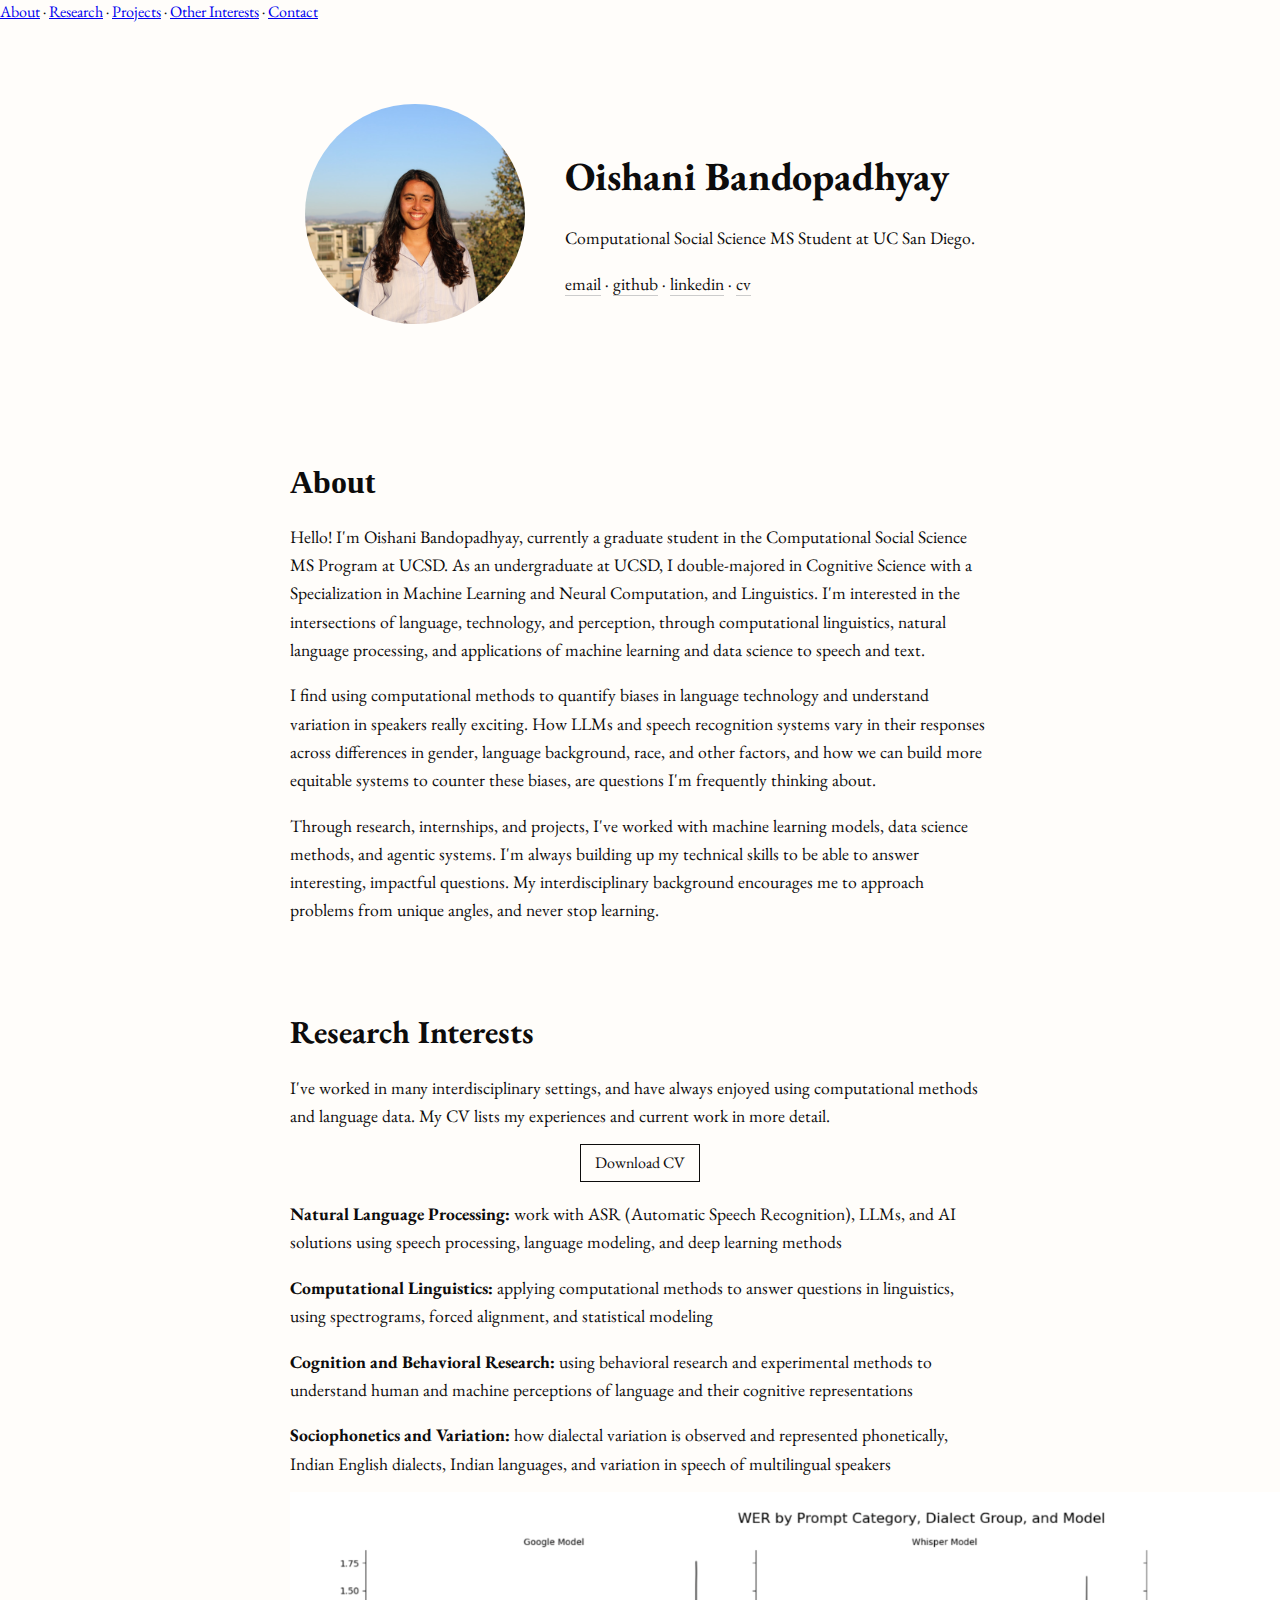
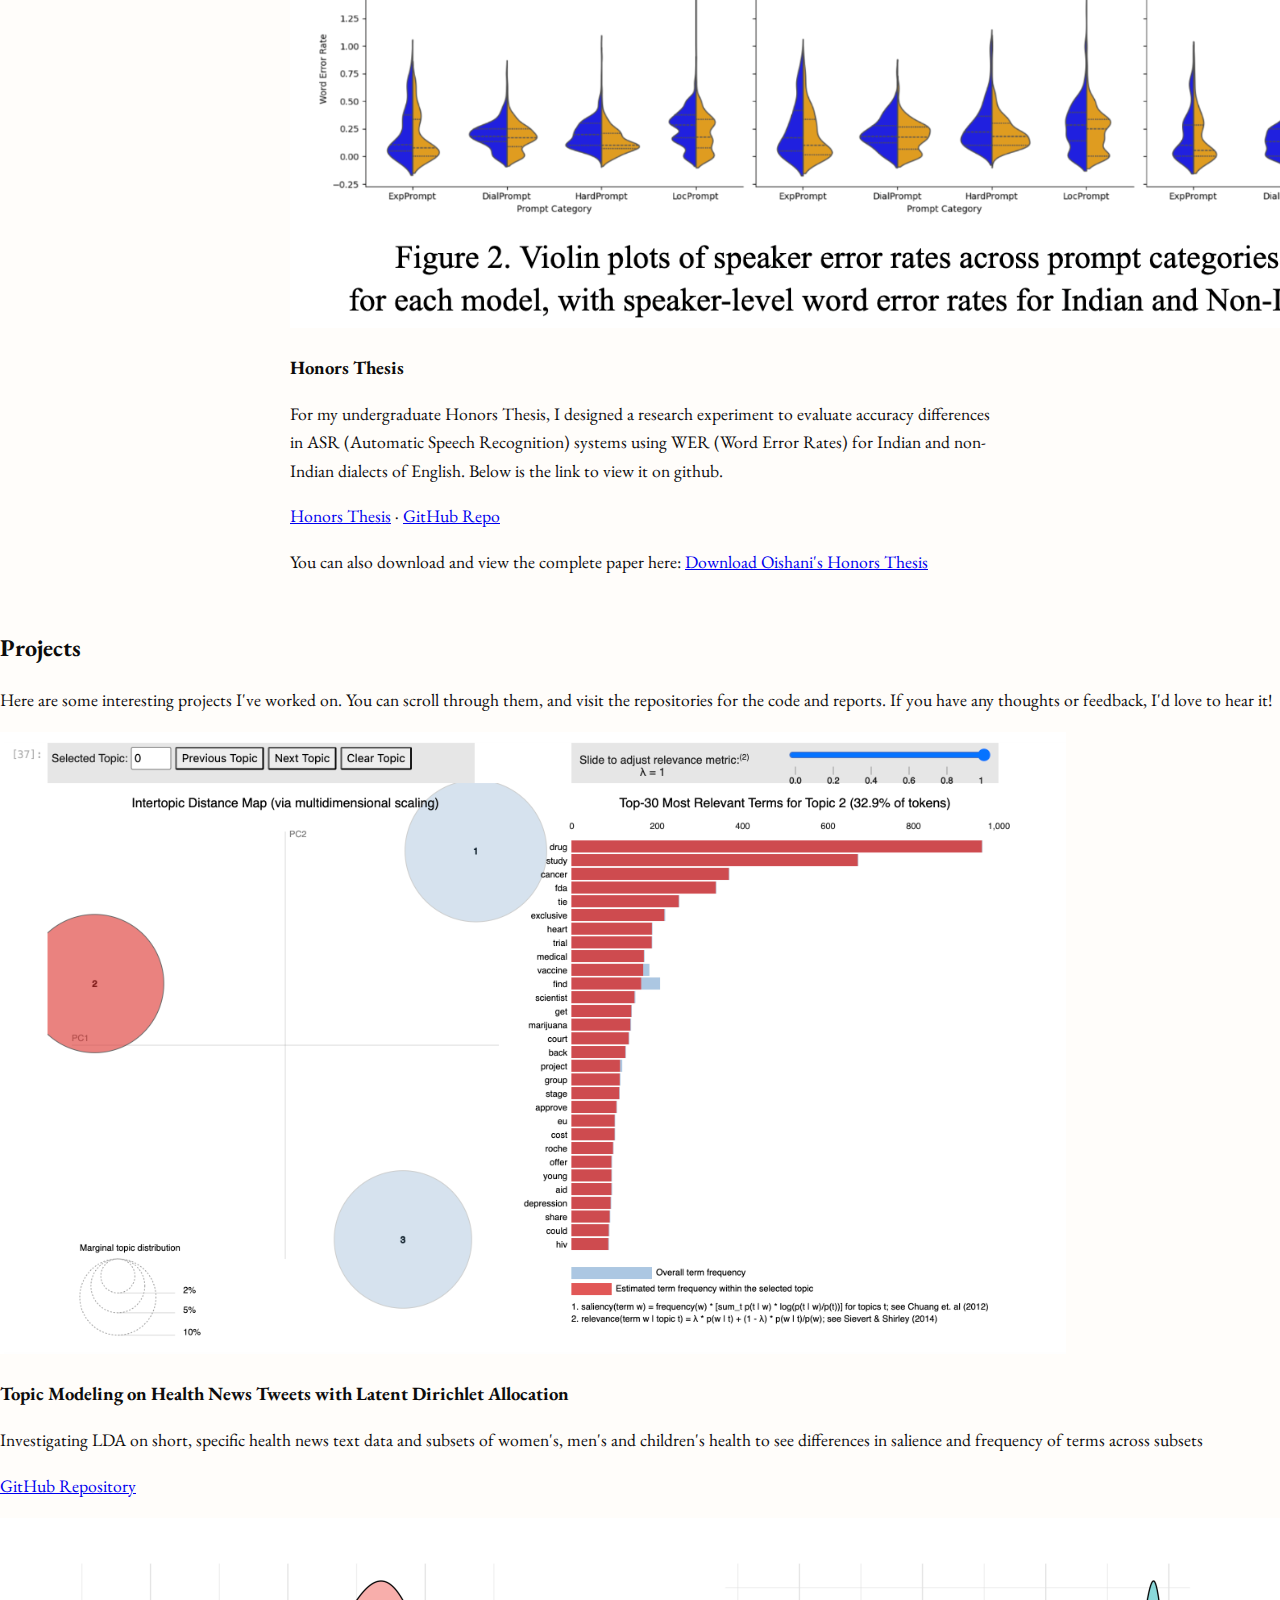
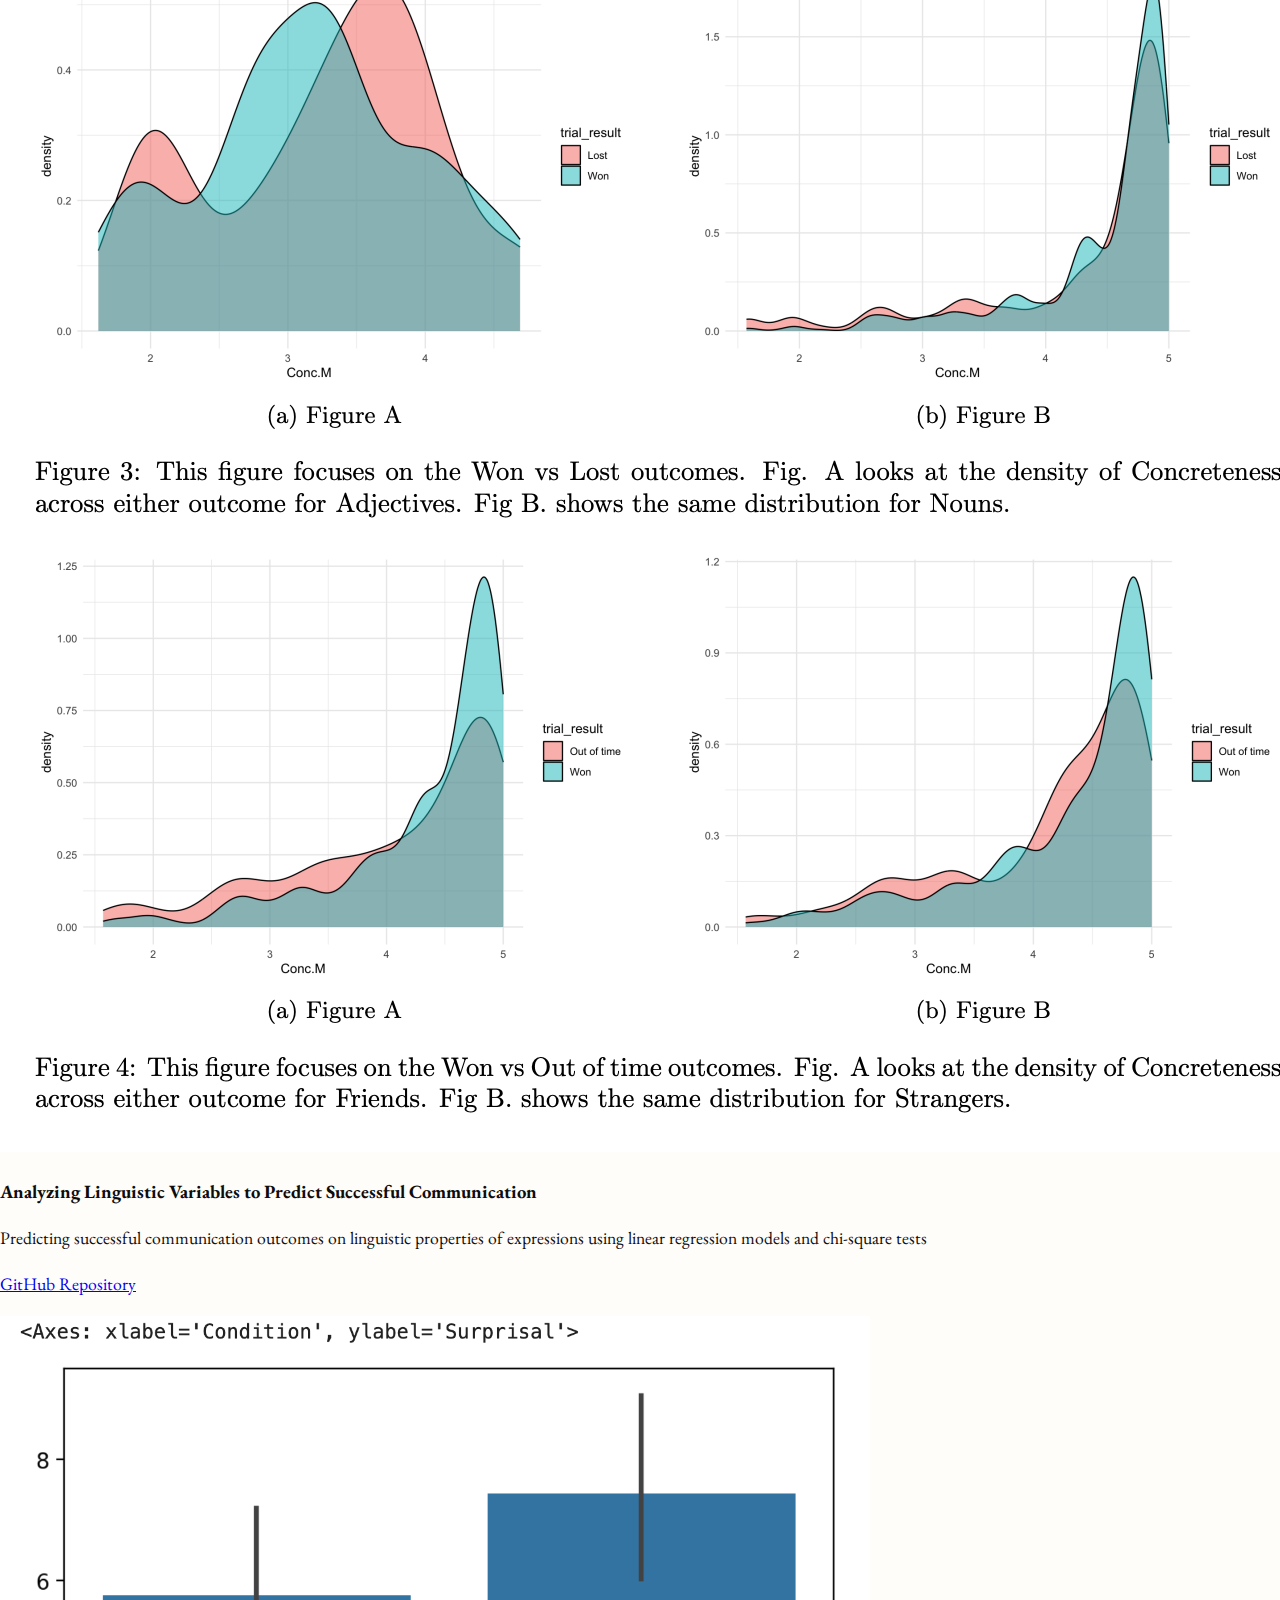
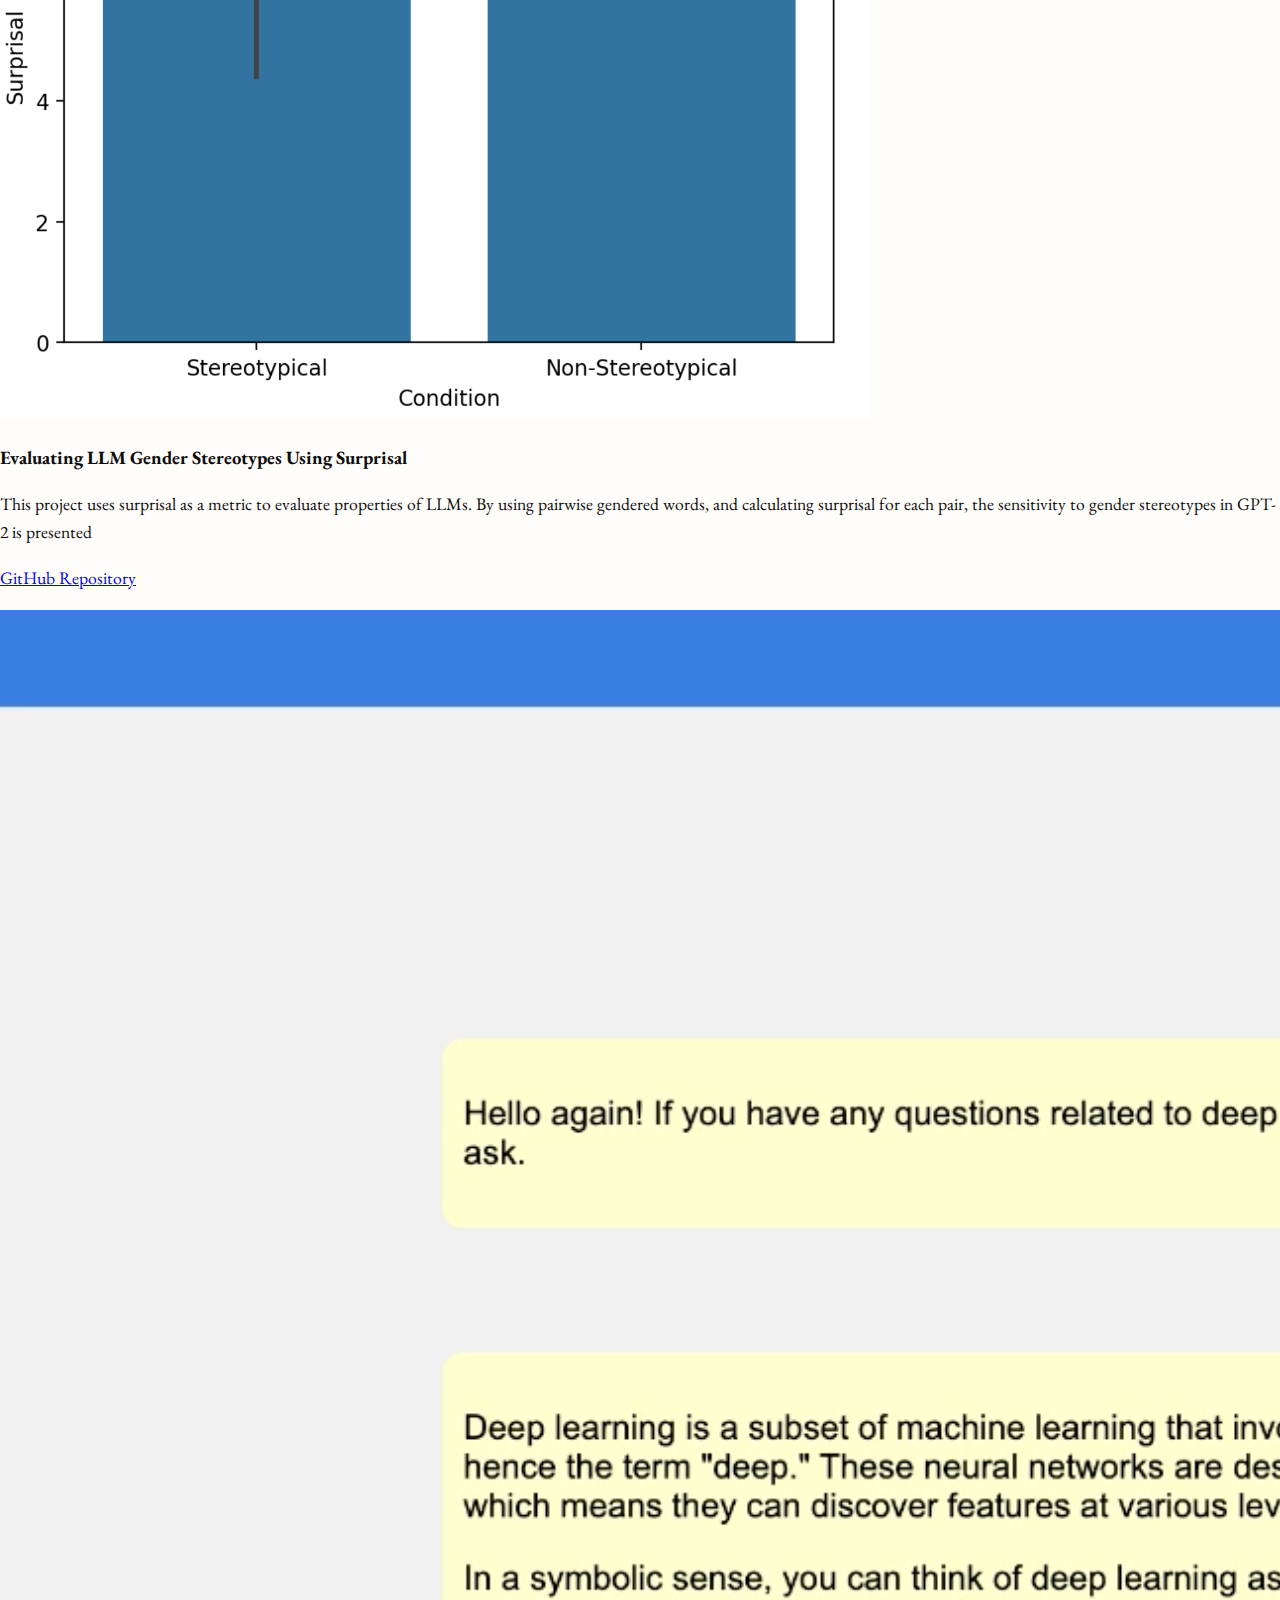
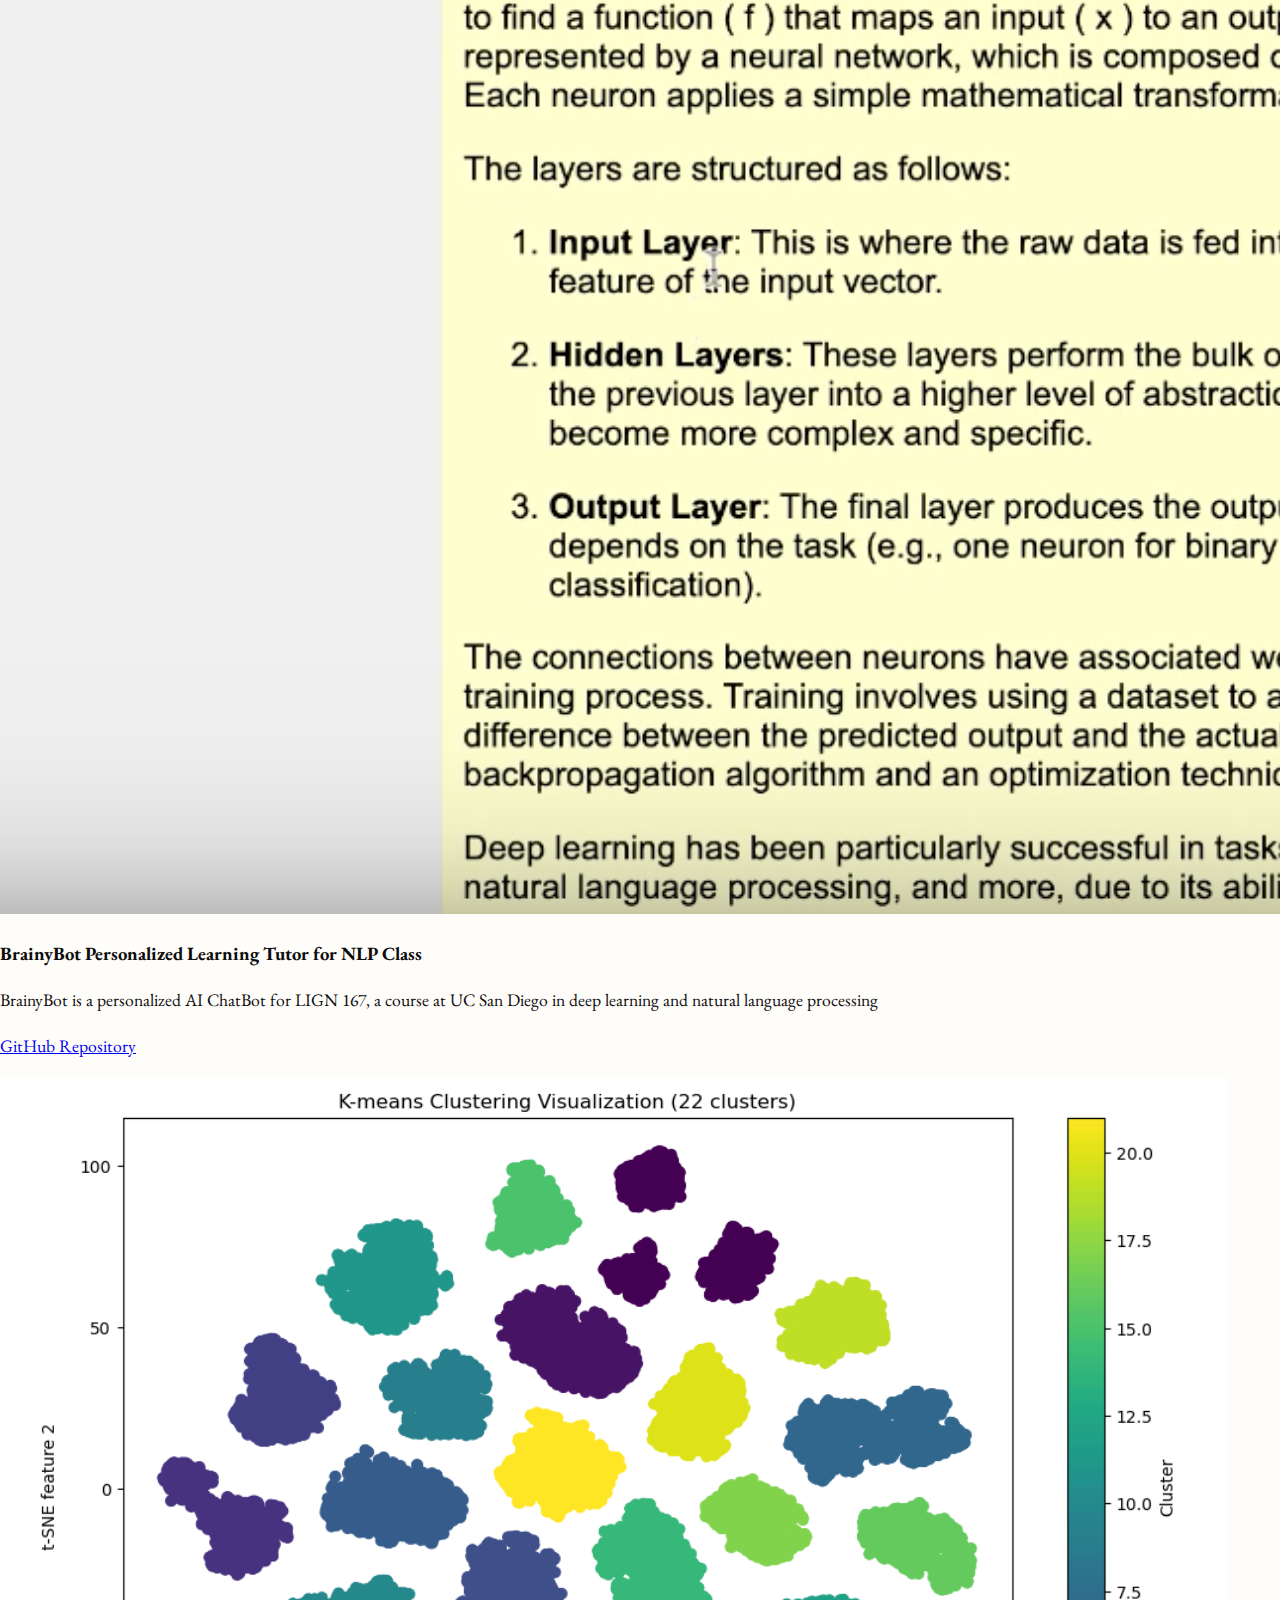
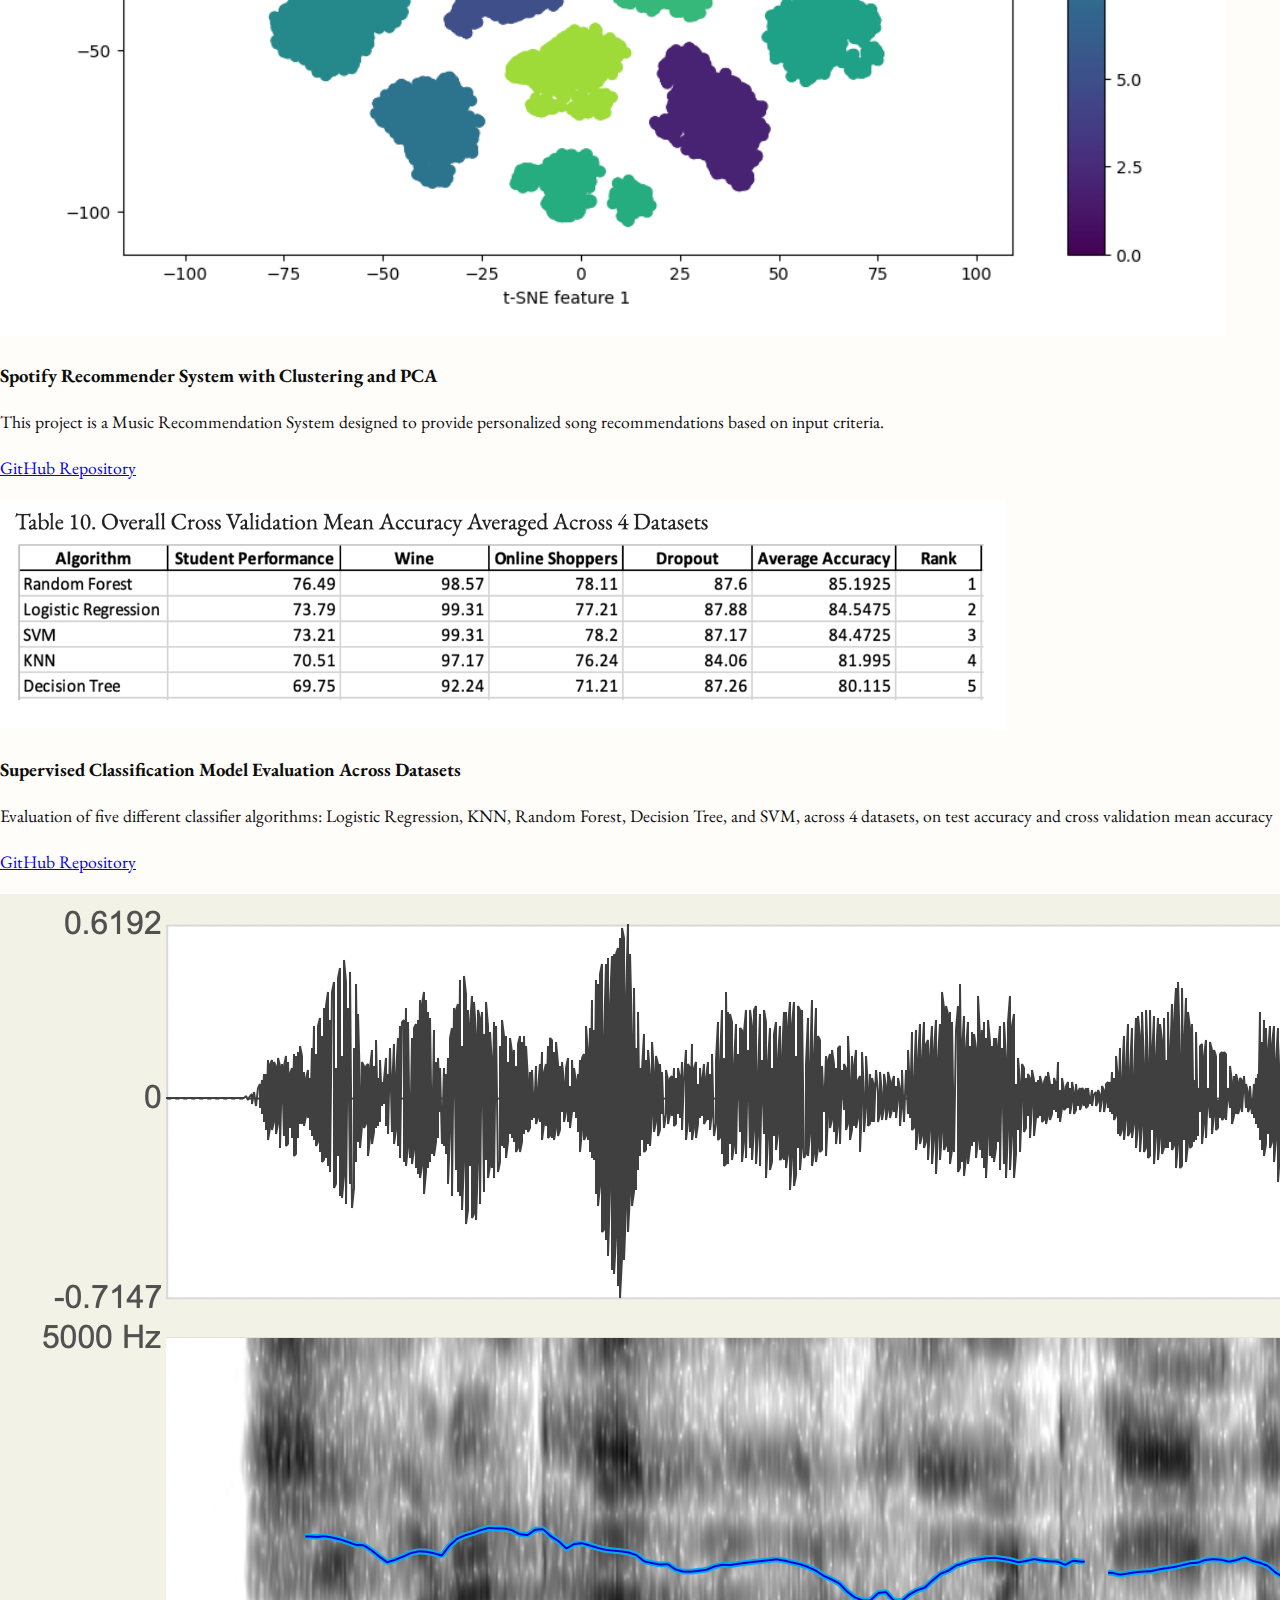
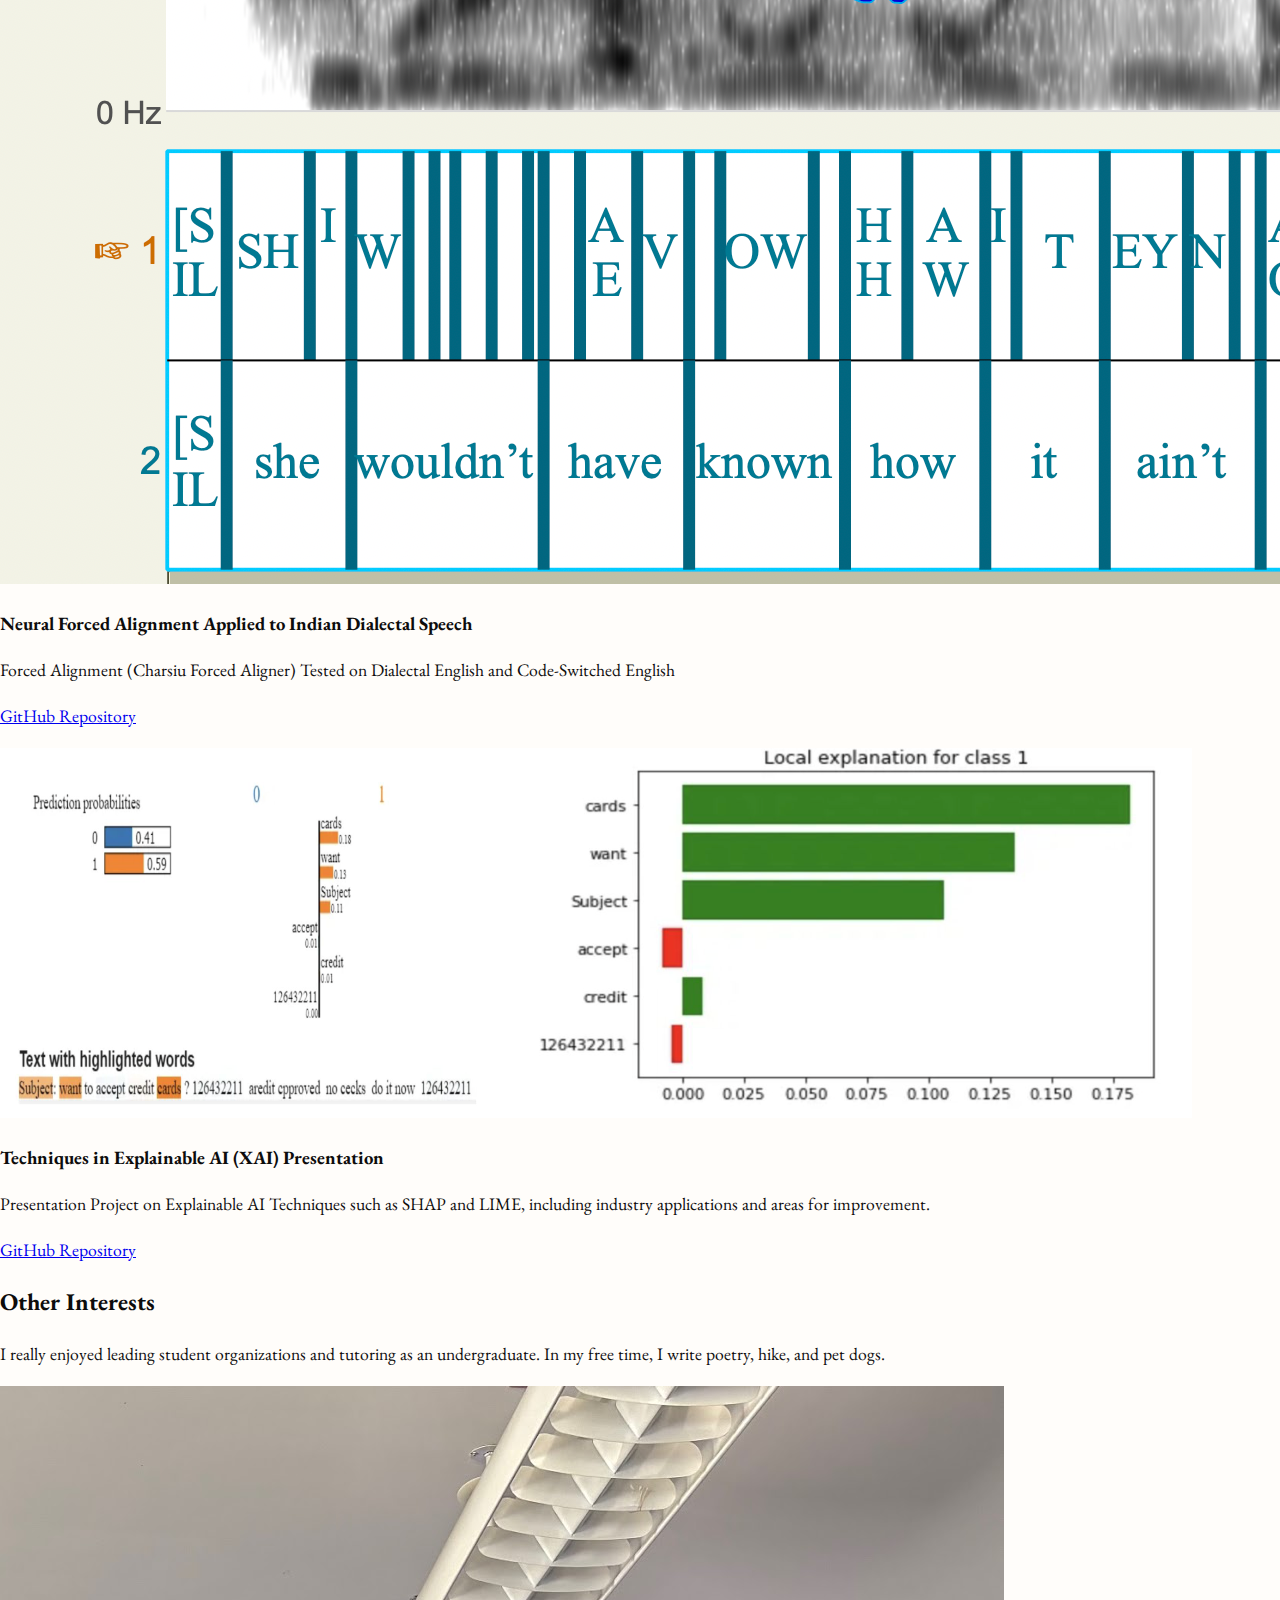
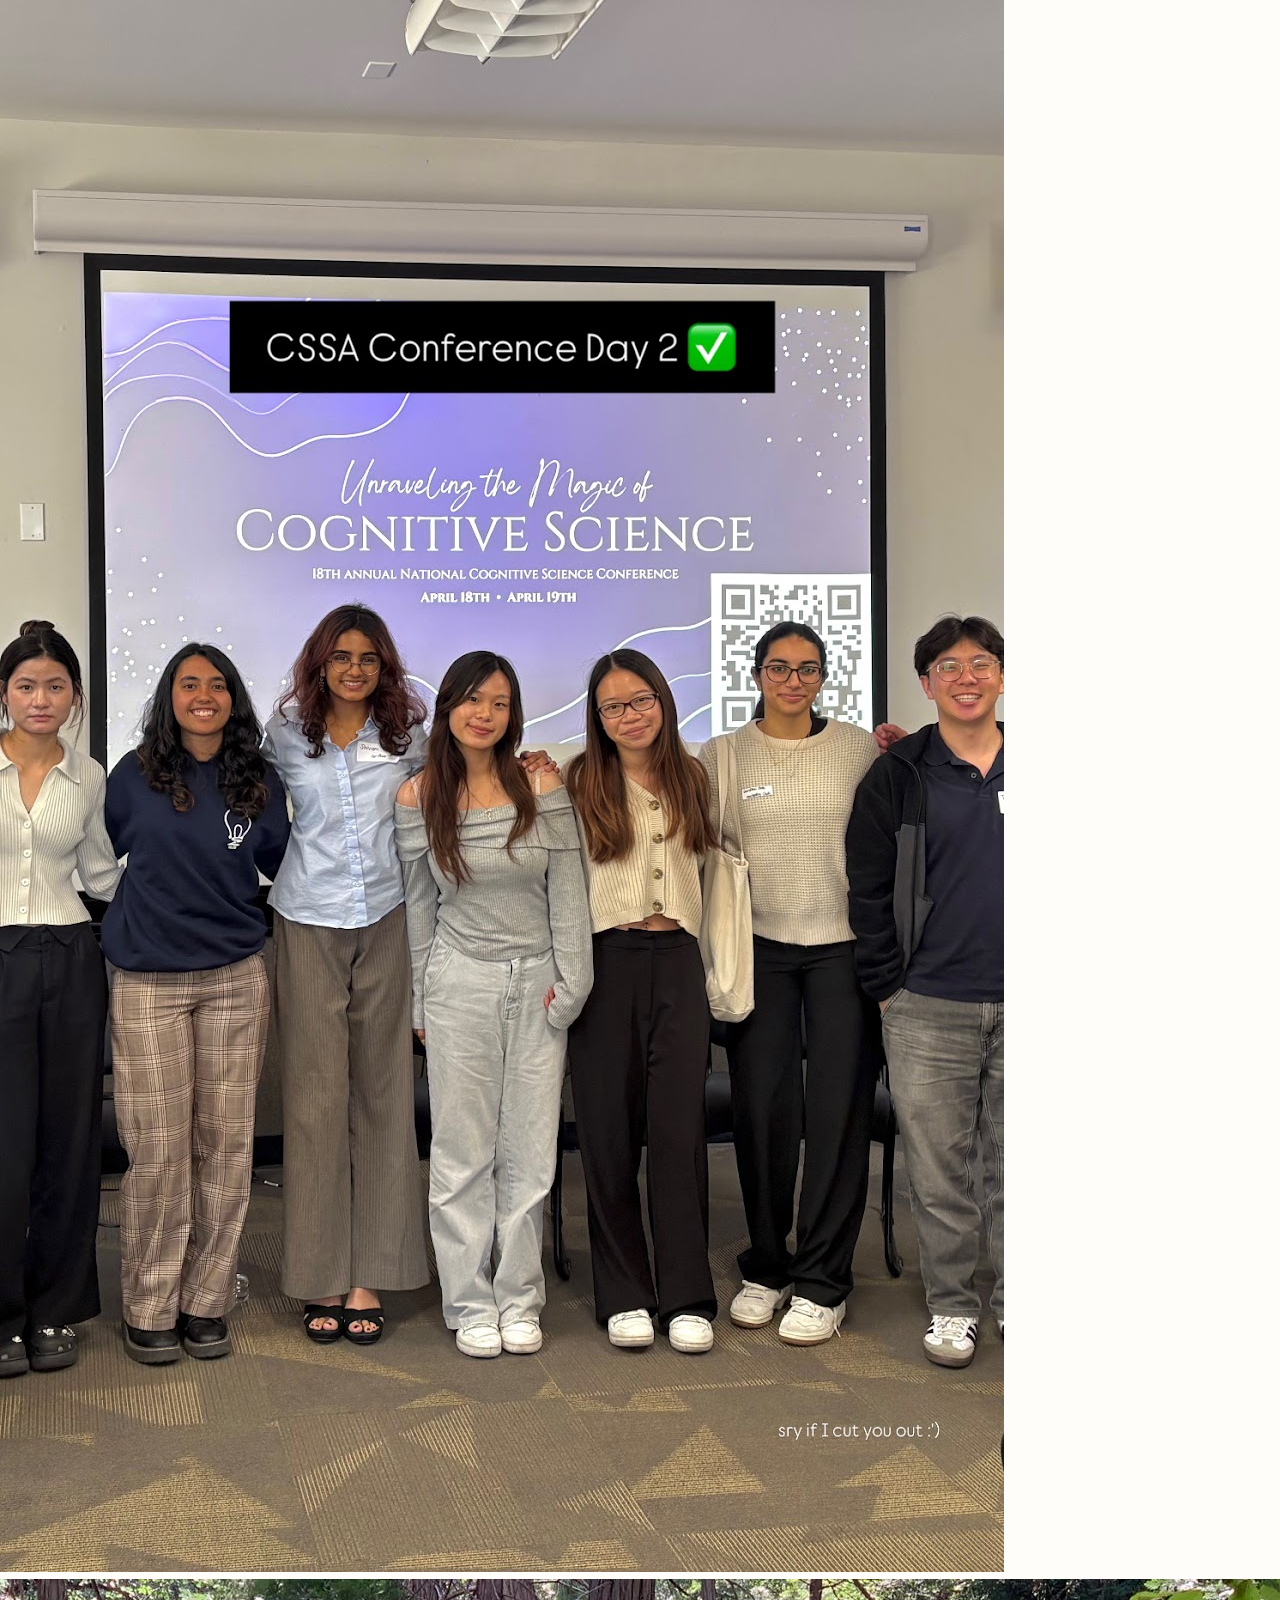
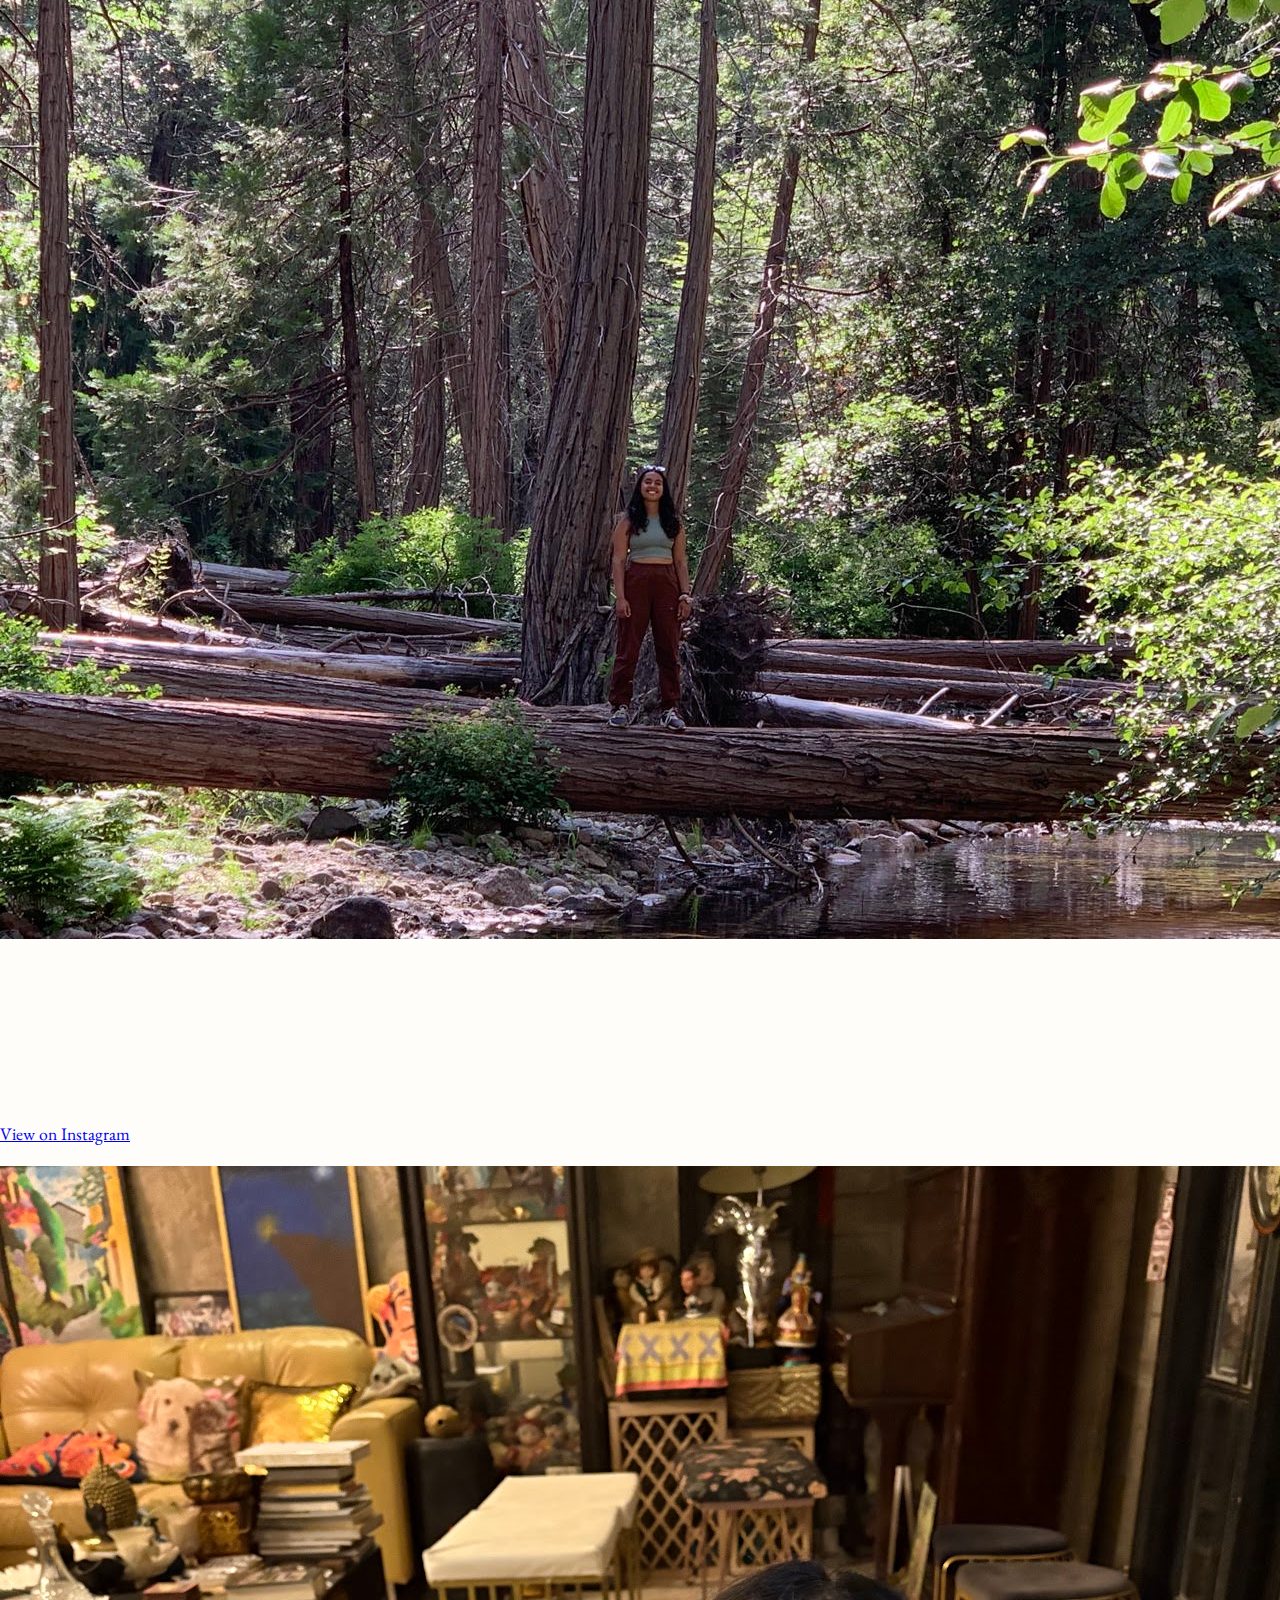
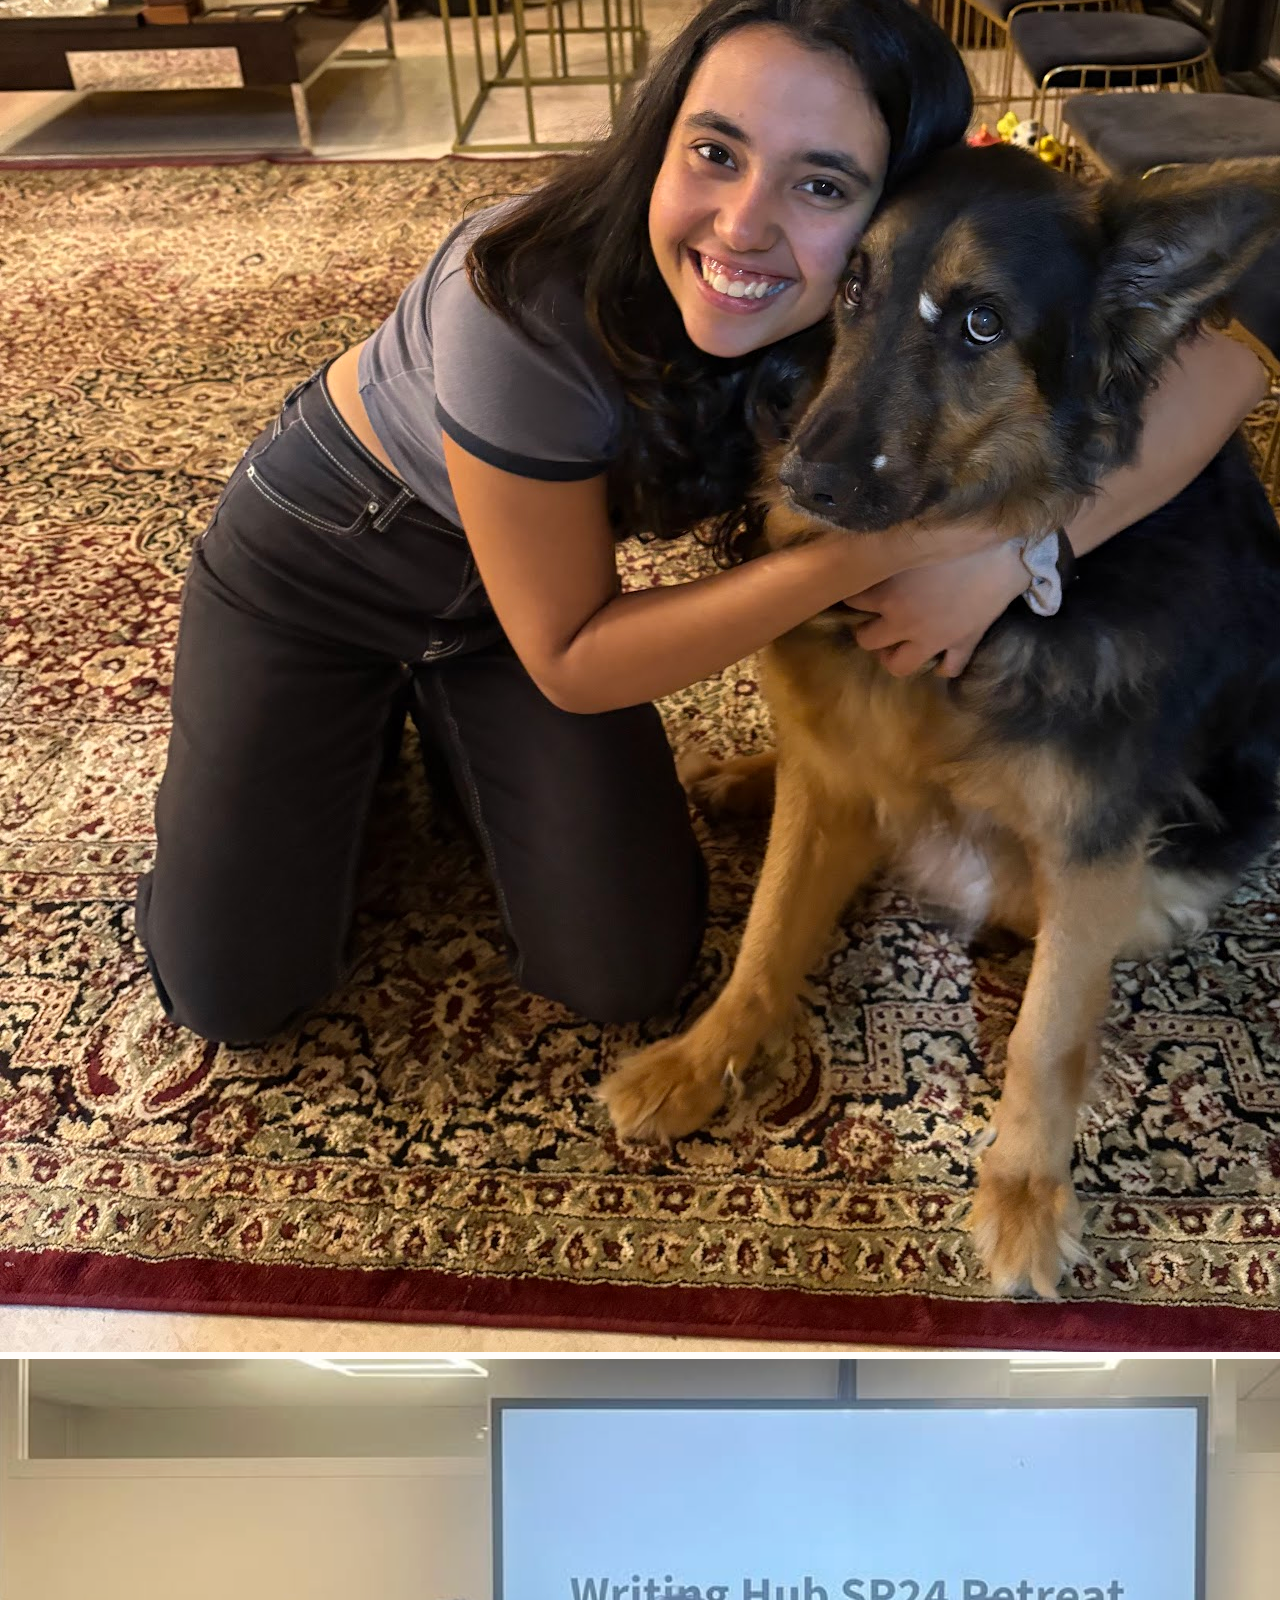
<file: index.html>
<!DOCTYPE html> 
<html>
  <head>

    <link rel="preconnect" href="https://fonts.googleapis.com">
    <link rel="preconnect" href="https://fonts.gstatic.com" crossorigin>
    <link href="https://fonts.googleapis.com/css2?family=EB+Garamond:wght@400;500;600;700&display=swap" rel="stylesheet">
    
    <link rel="stylesheet" href="css/style.css?v=2">


    <title>Oishani Bandopadhyay</title>
  </head>
  
  <body>
    <nav class="site-nav" aria-label="Section navigation">
      <a href="#about">About</a>
      <span class="nav-dot" aria-hidden="true">·</span>
      <a href="#research">Research</a>
      <span class="nav-dot" aria-hidden="true">·</span>
      <a href="#projects">Projects</a>
      <span class="nav-dot" aria-hidden="true">·</span>
      <a href="#interests">Other Interests</a>
      <span class="nav-dot" aria-hidden="true">·</span>
      <a href="#contact">Contact</a>
    </nav>

    <div class="hero">
      <div class="hero-left">
        <img src="img/oishani.jpg" alt="Photo of Oishani Bandopadhyay">
      </div>

      <div class="hero-right">
        <h1>Oishani Bandopadhyay</h1>
        <p>Computational Social Science MS Student at UC San Diego.</p>

        <p class="contact">
          <a href="mailto:obandopadhyay@ucsd.edu">email</a> ·
          <a href="https://github.com/oishani-b" target="_blank" rel="noopener noreferrer">github</a> ·
          <a href="https://www.linkedin.com/in/oishani-bandopadhyay/" target="_blank" rel="noopener noreferrer">linkedin</a> ·
          <a href="cv.pdf" target="_blank">cv</a>
        </p>
      </div>
    </div>

    <div class="about-section" id="about">
      <h2>About</h2>
      <p>
        Hello! I'm Oishani Bandopadhyay, currently a graduate student in the Computational Social Science MS Program at UCSD. 
        As an undergraduate at UCSD, I double-majored in Cognitive Science with a Specialization in Machine Learning and 
        Neural Computation, and Linguistics. I'm interested in the intersections of language, technology, and perception,
        through computational linguistics, natural language processing, and applications of machine learning and data science 
        to speech and text.</p>
      <p>
        I find using computational methods to quantify biases in language technology and understand variation in speakers 
        really exciting. How LLMs and speech recognition systems vary in their responses across differences in gender, 
        language background, race, and other factors, and how we can build more equitable systems to counter these biases,
        are questions I'm frequently thinking about.</p>

      <p>
        Through research, internships, and projects, I've worked with machine learning models, data science methods, and
        agentic systems. I'm always building up my technical skills to be able to answer interesting, impactful questions.
        My interdisciplinary background encourages me to approach problems from unique angles, and never stop learning.
      </p>
    </div>


    <div class="research-section" id="research">
    <h2>Research Interests</h2>

    <p>I've worked in many interdisciplinary settings, and have always enjoyed using computational methods and language data. 
      My CV lists my experiences and current work in more detail.</p>

    <div class="cv-button-container">
      <a href="cv.pdf" download class="cv-button">
        Download CV
      </a>
    </div>

    <div class="research-list">
      <p><strong>Natural Language Processing:</strong> work with ASR (Automatic Speech Recognition), LLMs, and AI solutions using speech processing, language modeling, and deep learning methods </p>
      <p><strong>Computational Linguistics:</strong> applying computational methods to answer questions in linguistics, using spectrograms, forced alignment, and statistical modeling </p>
      <p><strong>Cognition and Behavioral Research:</strong> using behavioral research and experimental methods to understand human and machine perceptions of language and their cognitive representations</p>
      <p><strong>Sociophonetics and Variation:</strong> how dialectal variation is observed and represented phonetically, Indian English dialects, Indian languages, and variation in speech of multilingual speakers</p>
    </div>

    <div class="project-card thesis-card">
      <div class="project-visual">
        <img src="img/honors.png" alt="Honors Thesis Visual">
      </div>
      <h3>Honors Thesis</h3>
      <p>For my undergraduate Honors Thesis, I designed a research experiment to evaluate accuracy differences in ASR (Automatic Speech Recognition)
      systems using WER (Word Error Rates) for Indian and non-Indian dialects of English. Below is the link to view it on github. </p>
      <p class="project-links">
        <a href="https://github.com/oishani-b/asr_indian_dialects/blob/06c3c33081cf54c67aaf4587688b841a115df6fb/Evaluating%20ASR%20Systems%20Accuracy%20Using%20Word%20Error%20Rate%20Across%20Indian%20and%20Standard%20US%20Dialects.pdf" 
      target="_blank" rel="noopener noreferrer">Honors Thesis</a>
        <span class="nav-dot thesis-dot" aria-hidden="true">·</span>
        <a href="https://github.com/oishani-b/asr_indian_dialects" target="_blank" rel="noopener noreferrer">GitHub Repo</a>
      </p>
    </div>

    <p>You can also download and view the complete paper here:
      <a href="honors_thesis.pdf" download>Download Oishani's Honors Thesis</a>
    </p>
  </div>



    <div class="projects-section" id="projects">
    <h2>Projects</h2>

    <p>Here are some interesting projects I've worked on. You can scroll through them, and visit the repositories for the code and reports. If you have any thoughts or feedback, I'd love to hear it!</p>

    <div class="project-carousel" aria-label="Project carousel">
      
      <div class="project-card">
        <div class="project-visual">
          <img src="img/lda_health.png" alt="Topic Modeling on Health News Tweets with Latent Dirichlet Allocation">
        </div>
        <h3>Topic Modeling on Health News Tweets with Latent Dirichlet Allocation</h3>
        <p>
          Investigating LDA on short, specific health news text data and subsets of women's, men's and children's health to see differences in salience and frequency of terms across subsets
        </p>
        <p class="project-links">
          <a href="https://github.com/oishani-b/health_news_LDA_topics" target="_blank" rel="noopener noreferrer">GitHub Repository</a>
        </p>
      </div>

      <div class="project-card">
        <div class="project-visual">
          <img src="img/scarfs.png" alt="Analyzing Linguistic Variables to Predict Successful Communication">
        </div>
        <h3>Analyzing Linguistic Variables to Predict Successful Communication</h3>
        <p>
          Predicting successful communication outcomes on linguistic properties of expressions using linear regression models and chi-square tests
        </p>
        <p class="project-links">
          <a href="https://github.com/oishani-b/linguistic_regression_analysis_scarfs" target="_blank" rel="noopener noreferrer">GitHub Repository</a>
        </p>
      </div>

      <div class="project-card">
        <div class="project-visual">
          <img src="img/gpt_surprisal.png" alt="Evaluating LLM Gender Stereotypes Using Surprisal">
        </div>
        <h3>Evaluating LLM Gender Stereotypes Using Surprisal</h3>
        <p>
          This project uses surprisal as a metric to evaluate properties of LLMs. By using pairwise gendered words, and calculating surprisal for each pair, the sensitivity to gender stereotypes in GPT-2 is presented
        </p>
        <p class="project-links">
          <a href="https://github.com/oishani-b/LLM_Gender_Eval" target="_blank" rel="noopener noreferrer">GitHub Repository</a>
        </p>
      </div>
      
      <div class="project-card">
        <div class="project-visual">
          <img src="img/brainy_bot.png" alt="BrainyBot Personalized Learning Tutor for NLP Class">
        </div>
        <h3>BrainyBot Personalized Learning Tutor for NLP Class</h3>
        <p>
          BrainyBot is a personalized AI ChatBot for LIGN 167, a course at UC San Diego in deep learning and natural language processing
        </p>
        <p class="project-links">
          <a href="https://github.com/oishani-b/gpt-tutor" target="_blank" rel="noopener noreferrer">GitHub Repository</a>
        </p>
      </div> 

      <div class="project-card">
        <div class="project-visual">
          <img src="img/spotify_pca.png" alt="Spotify Recommender System with Clustering and PCA">
        </div>
        <h3>Spotify Recommender System with Clustering and PCA</h3>
        <p>
          This project is a Music Recommendation System designed to provide personalized song recommendations based on input criteria.
        </p>
        <p class="project-links">
          <a href="https://github.com/oishani-b/PCA_for_Spotify_Recs" target="_blank" rel="noopener noreferrer">GitHub Repository</a>
        </p>
      </div>
      
      <div class="project-card">
        <div class="project-visual">
          <img src="img/supervised.png" alt="Supervised Classification Model Evaluation Across Datasets">
        </div>
        <h3>Supervised Classification Model Evaluation Across Datasets</h3>
        <p>
          Evaluation of five different classifier algorithms: Logistic Regression, KNN, Random Forest, Decision Tree, and SVM, across 4 datasets, on test accuracy and cross validation mean accuracy
        </p>
        <p class="project-links">
          <a href="https://github.com/oishani-b/ML_Models_Evaluation" target="_blank" rel="noopener noreferrer">GitHub Repository</a>
        </p>
      </div>

      <div class="project-card">
        <div class="project-visual">
          <img src="img/forced_align.png" alt="Neural Forced Alignment Applied to Indian Dialectal Speech">
        </div>
        <h3>Neural Forced Alignment Applied to Indian Dialectal Speech</h3>
        <p>
          Forced Alignment (Charsiu Forced Aligner) Tested on Dialectal English and Code-Switched English
        </p>
        <p class="project-links">
          <a href="https://github.com/oishani-b/forced_alignment_dialectal" target="_blank" rel="noopener noreferrer">GitHub Repository</a>
        </p>
      </div>

      <div class="project-card">
        <div class="project-visual">
          <img src="img/xai.png" alt="Techniques in Explainable AI (XAI) Presentation">
        </div>
        <h3>Techniques in Explainable AI (XAI) Presentation</h3>
        <p>
          Presentation Project on Explainable AI Techniques such as SHAP and LIME, including industry applications and areas for improvement.
        </p>
        <p class="project-links">
          <a href="https://github.com/oishani-b/explainable_explainers" target="_blank" rel="noopener noreferrer">GitHub Repository</a>
        </p>
      </div>
    
    </div>
  </div>



    <div class="interests-section" id="interests">
    <h2>Other Interests</h2>

    <p>I really enjoyed leading student organizations and tutoring as an undergraduate. In my free time, I write poetry, hike, and pet dogs. </p>

    <div class="interests-layout">
      <div class="interest-photos interest-photos--left">
        <img src="img/cssa.jpg" alt="CSSA">
        <img src="img/hike.jpg" alt="Hike">
      </div>

      <div class="project-card interests-card">
        <iframe
          title="Instagram profile: amusingsofaperson"
          src="https://www.instagram.com/amusingsofaperson/embed"
          allowtransparency="true"
          scrolling="yes"
          frameborder="0">
        </iframe>
        <p class="instagram-fallback">
          <a href="https://www.instagram.com/amusingsofaperson/" target="_blank" rel="noopener noreferrer">
            View on Instagram
          </a>
        </p>
      </div>

      <div class="interest-photos interest-photos--right">
        <img src="img/feynman.jpg" alt="Dog">
        <img src="img/writing_hub.png" alt="Writing Hub">
      </div>
    </div>
  </div>



    <div class="contact-section" id="contact">
    <h2>Contact</h2>

    <p>For any questions, collaborations, or just to chat, feel free to email me!</p>

    <div class="contact-row">
      <button onclick="window.location.href='mailto:obandopadhyay@ucsd.edu'">
        Email
      </button>

      <span class="email-text">obandopadhyay@ucsd.edu</span>
    </div>
  </div>



  </body>
</html>
</file>
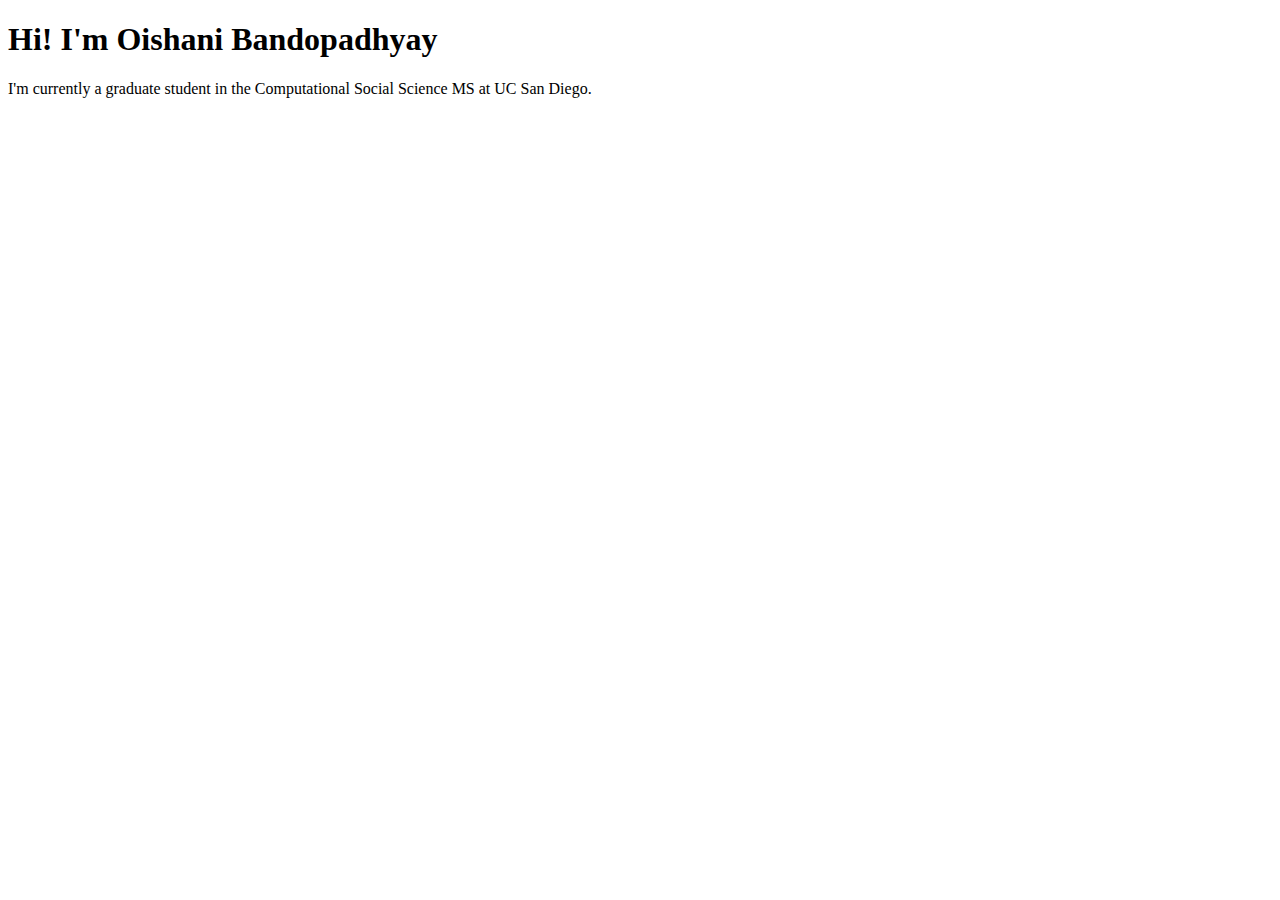
<file: about.html>
<!DOCTYPE html> 
<html>
  <head>
    <title>Oishani Bandopadhyay</title>
  </head>
  
  <body>
    <h1>Hi! I'm Oishani Bandopadhyay</h1>  
    
    <p>I'm currently a graduate student in the Computational Social Science MS at UC San Diego.</p> 
  </body>
</html>
</file>
<file: css/style.css>
body {
    font-family: 'EB Garamond', Garamond, serif;
    background-color: #fffdfa;
    color: #0d0c0c;
    margin: 0;
    line-height: 1.5;
}

.hero {
  display: flex;
  align-items: center;
  justify-content: center;
  gap: 40px;
  padding: 80px 40px;
}


.hero-left img {
  width: 220px;
  height: 220px;
  object-fit: cover;
  border-radius: 50%;             /* circular photo */
}

.hero-right h1 {
  font-size: 2.5rem;
  margin-bottom: 0.3em;
}

.hero-right p {
  max-width: 480px;
  font-size: 1.1rem;
}

.contact {
  margin-top: 0.8em;
}

.contact a {
  text-decoration: none;
  color: inherit;
  border-bottom: 1px solid #ccc;
}

.contact a:hover {
  border-bottom-color: #000;
}

/* Mobile-friendly: stack image above text on small screens */
@media (max-width: 768px) {
  .hero {
    flex-direction: column;
    text-align: center;
  }
}

.about-section {
  padding: 20px 40px;
  max-width: 700px;
  margin: 0 auto;
}

.about-section h2 {
  font-size: 2rem;
  margin-bottom: 0.5em;
  font-family: Garamond, serif;
}

p {
  font-size: 1.1rem;
  line-height: 1.6;
}

.contact-section {
  padding: 20px 40px 100px;
  max-width: 700px;
  margin: 0 auto;
}

.contact-section h2 {
  font-size: 2rem;
  margin-bottom: 0.5em;
  font-family: Garamond, serif;
}

.contact-row {
  display: flex;
  align-items: center;
  gap: 20px;
  margin-top: 1em;
}

.contact-row button {
  font-family: inherit;
  font-size: inherit;
  background: none;
  border: 1px solid #0d0c0c;
  padding: 6px 14px;
  cursor: pointer;
  color: inherit;
}

.contact-row button:hover {
  background-color: #f0ece3;
}

.email-text {
  font-size: inherit;
  color: inherit;
}

.research-section {
  padding: 20px 40px;
  max-width: 700px;
  margin: 0 auto;
}

.research-section h2 {
  font-size: 2rem;
  margin-bottom: 0.5em;
}

.research-section p {
  margin-bottom: 0.8em;
}

.cv-button {
  display: inline-block;        /* makes the link behave like a button */
  font-family: inherit;
  background: none;
  border: 1px solid #0d0c0c;
  padding: 6px 14px;
  cursor: pointer;
  font-size: inherit;
  color: inherit;
  text-decoration: none;        /* remove underline */
}

.cv-button:hover {
  background-color: #f0ece3;
}

.research-list p strong {
  font-weight: bold;
}

.cv-button-container {
  text-align: center;
}
</file>
